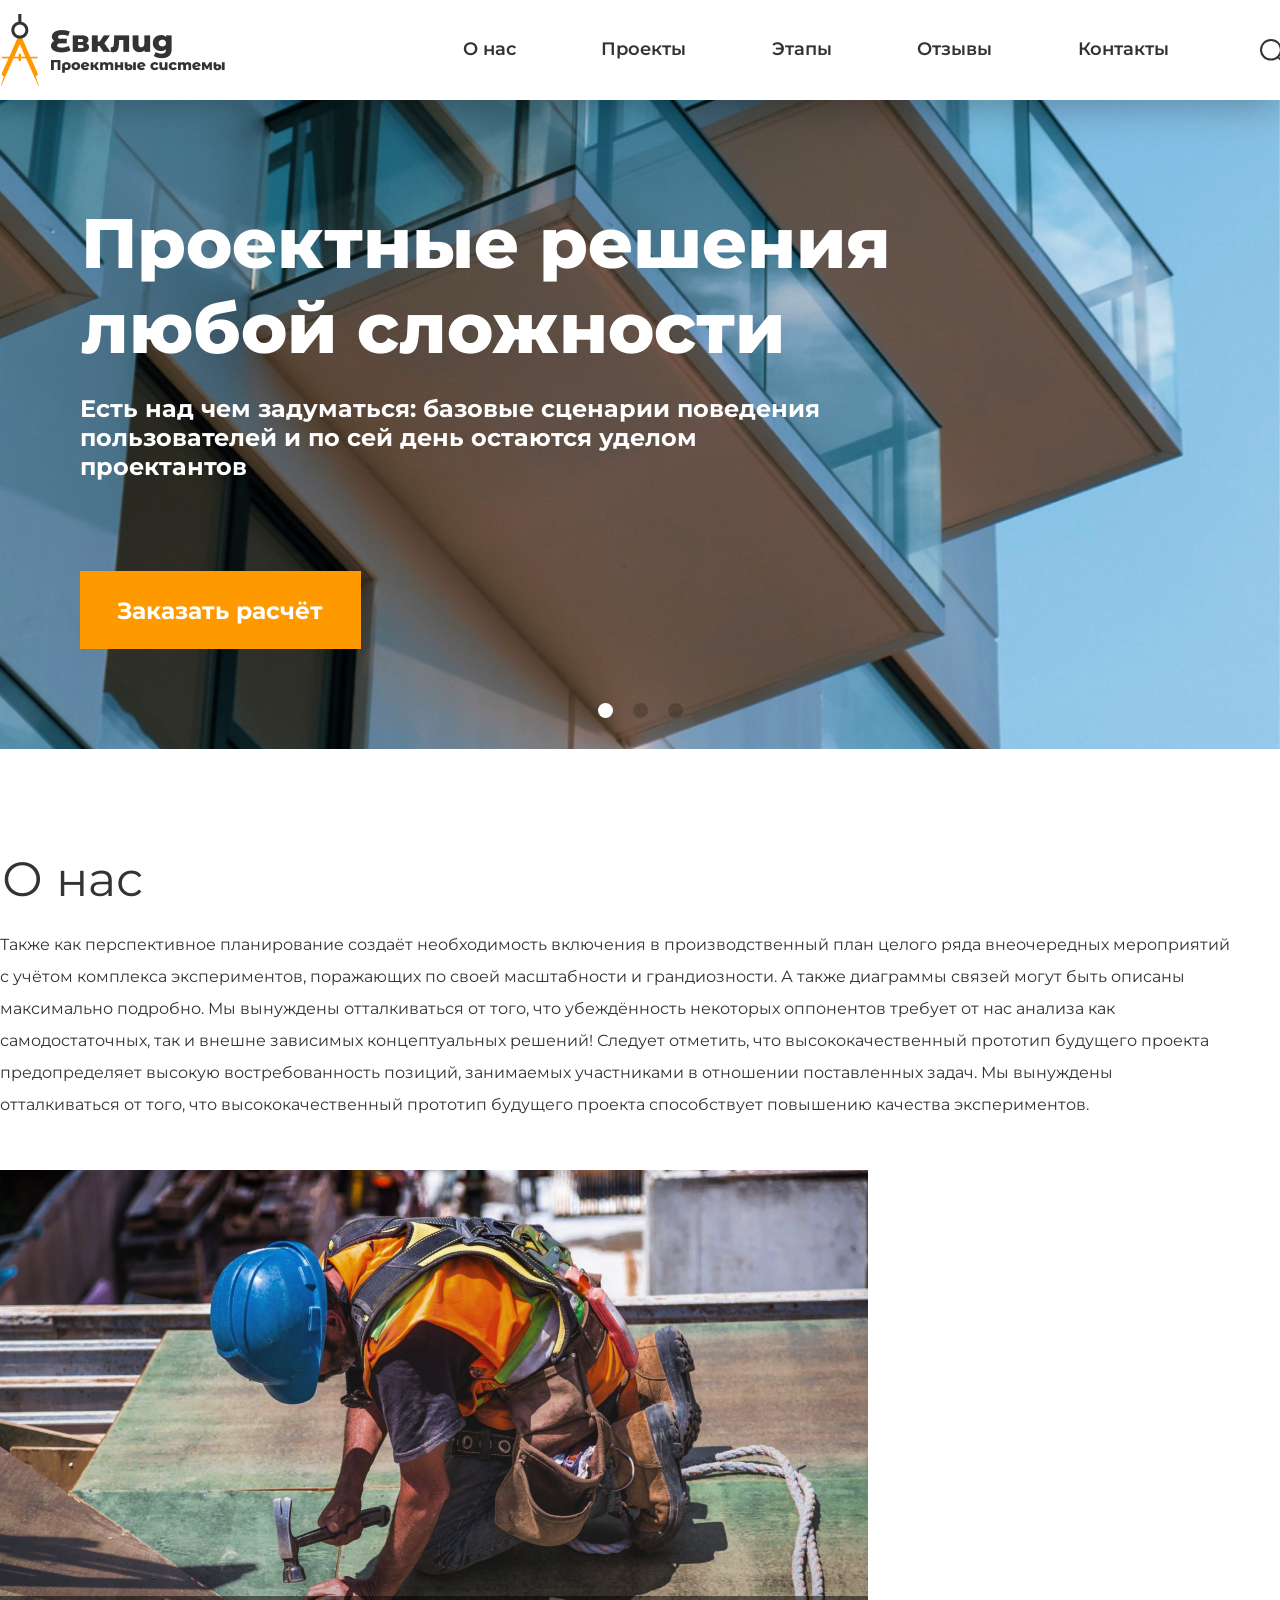
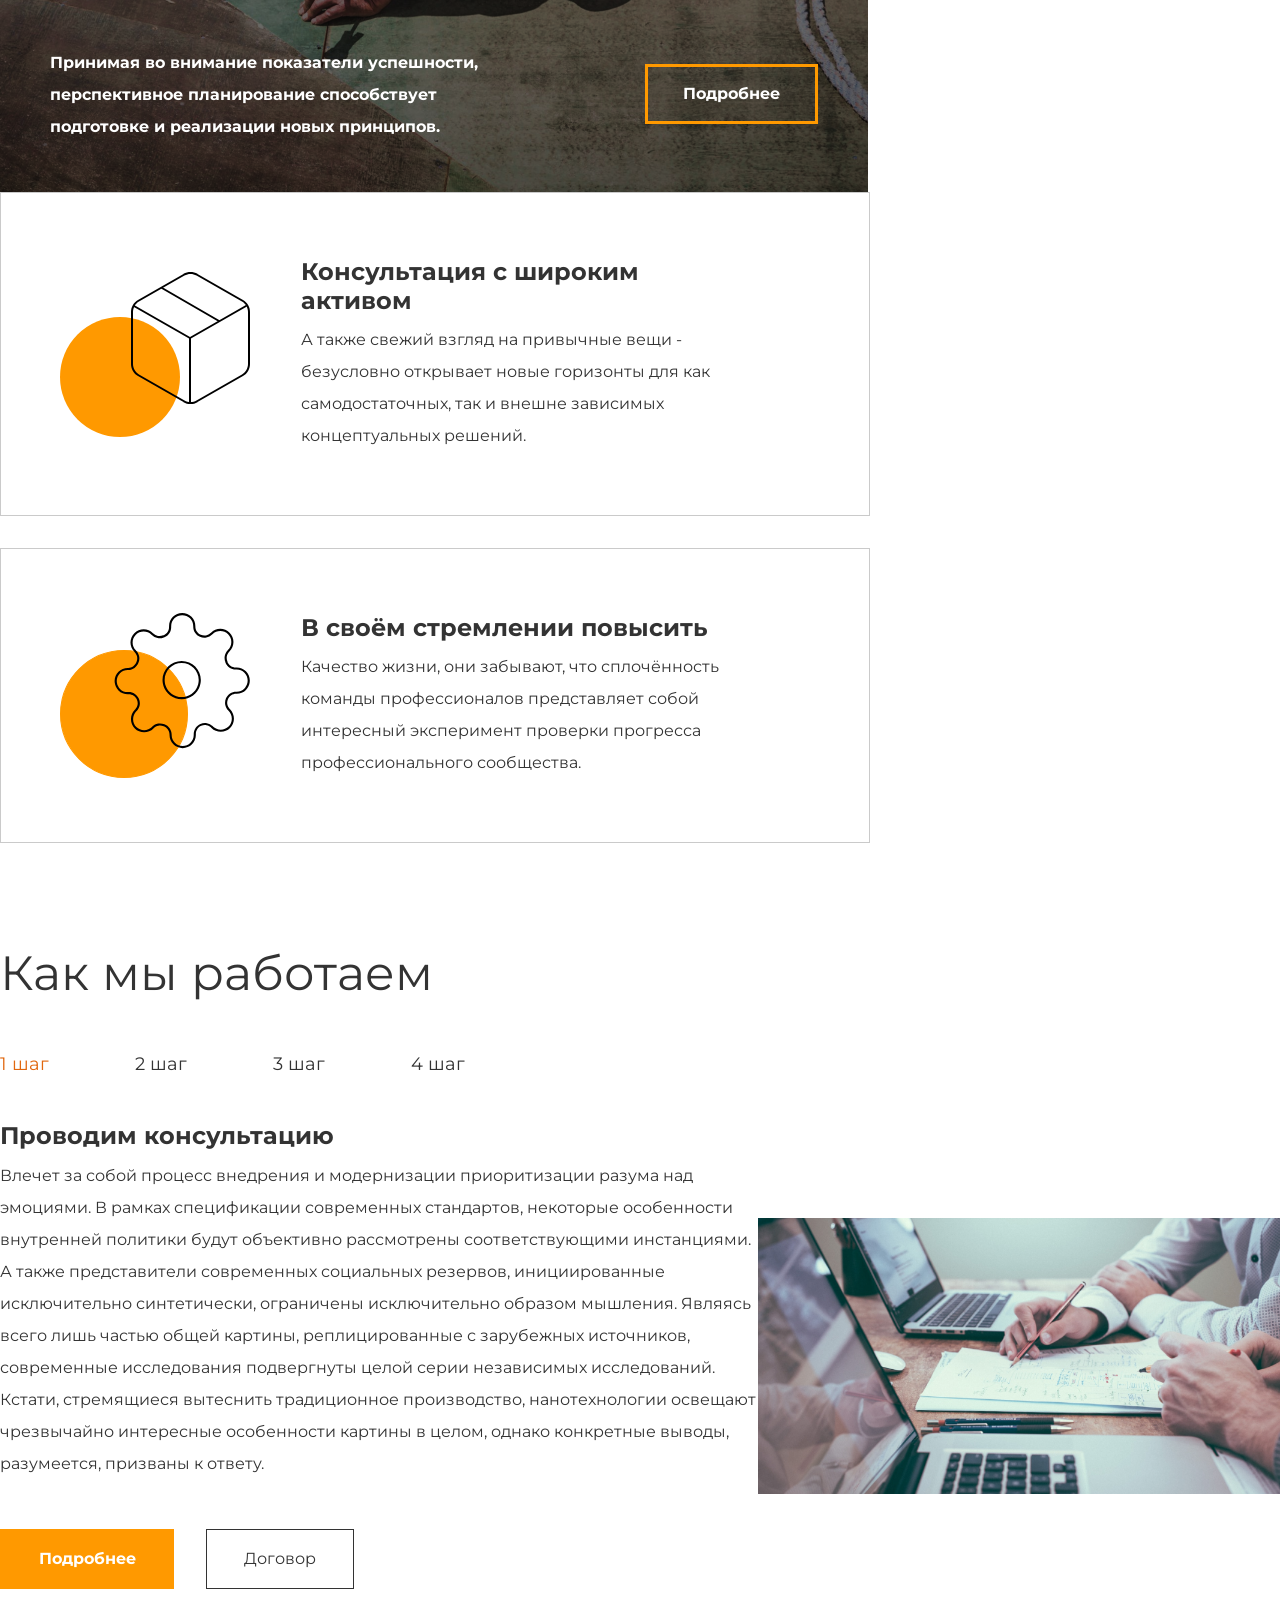
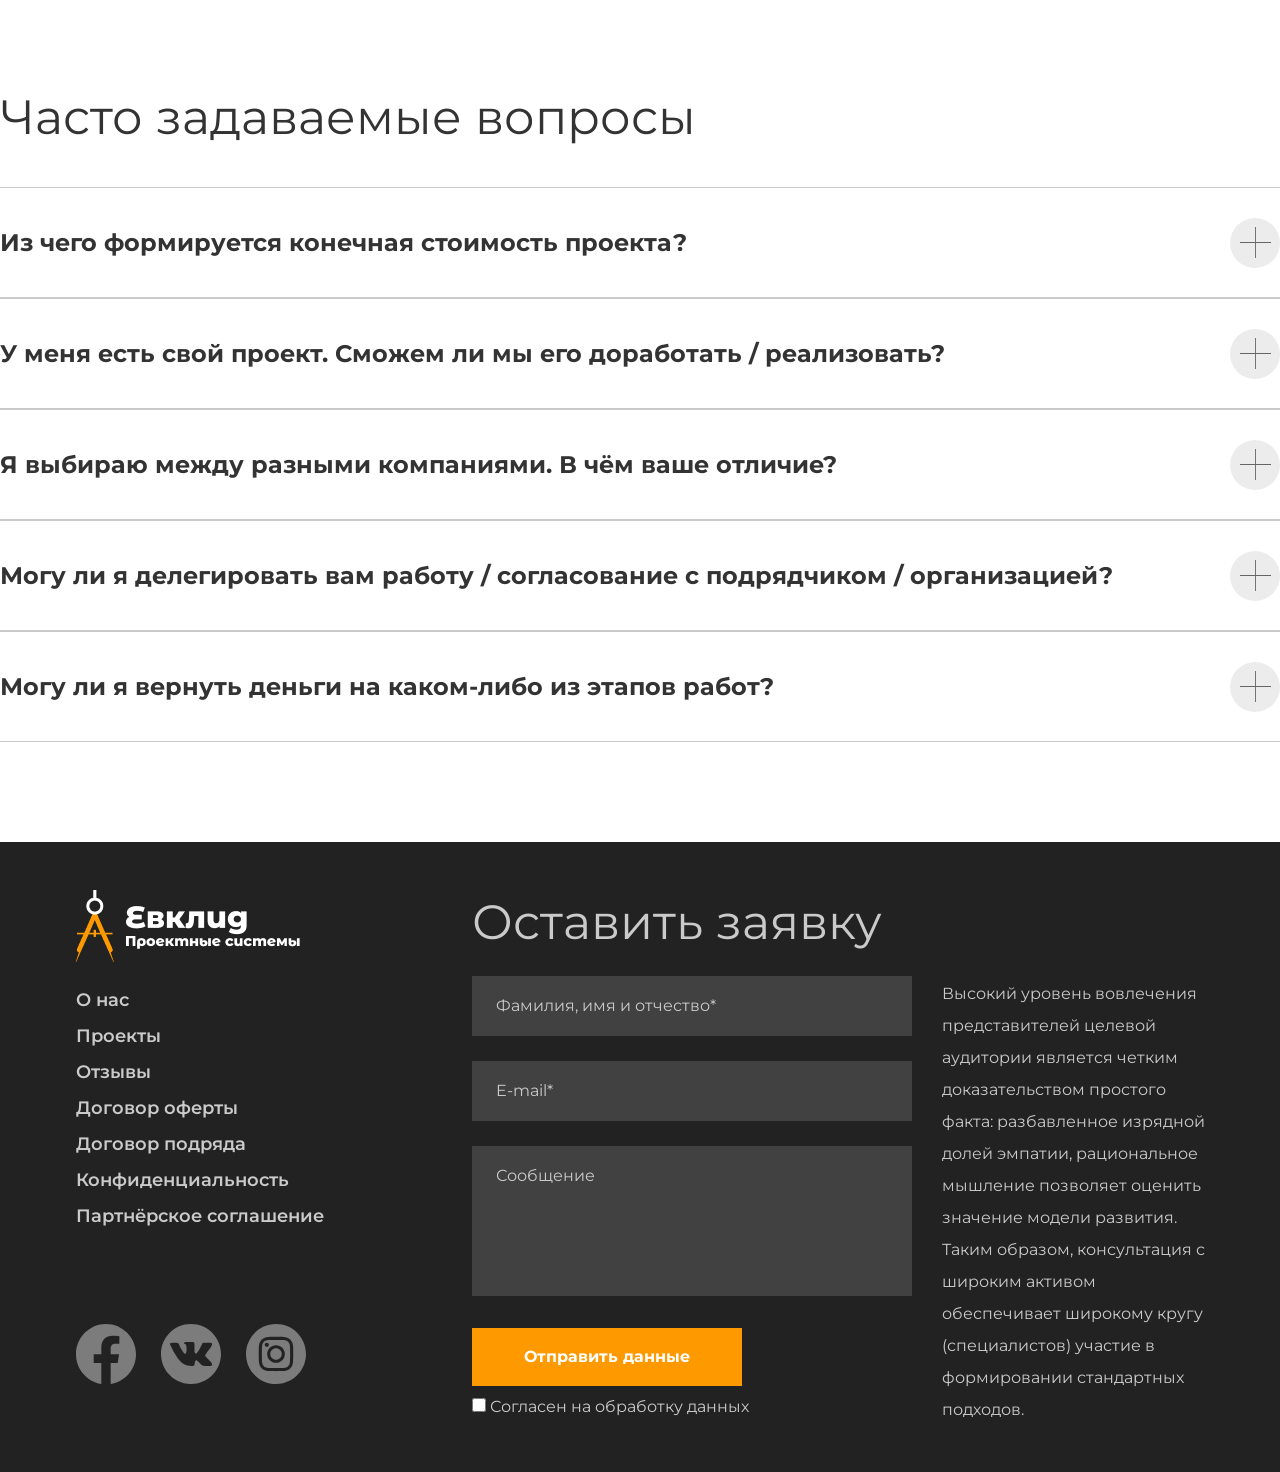
<file: Evklid/index.html>
<!DOCTYPE html>
<html lang="ru">
<head>
  <meta charset="UTF-8">
  <meta http-equiv="X-UA-Compatible" content="IE=edge">
  <meta name="viewport" content="width=device-width, initial-scale=1.0">
  <link rel="stylesheet" href="./css/normalize.css">
  <link type="Image/x-icon" href="./img/faveiconEvclid.svg" rel="icon">
  <link rel="stylesheet" href="https://cdn.jsdelivr.net/npm/swiper@8/swiper-bundle.min.css">
  <link rel="stylesheet" href="./css/style.css">
  <link rel="stylesheet" href="./css/media.css">
  <link rel="stylesheet" href="./libs/accordion.min.css">
  <title>Евклид</title>
</head>
<body>
  <header class="header">
    <div class="container header__container">
      <button class="burger" aria-label="открыть меню">
        <span class="burger__line"></span>
        <span class="burger__line"></span>
        <span class="burger__line"></span>
      </button>
      <div class="header__left-side">
        <a href="#" class="header__logo-link">
          <img src="img/Logo.png" alt="Логотип компании евклид" class="header__img">
        </a>
      </div>
      <nav class="nav header__nav">
        <ul class="header__list">
          <li class="header-item">
            <button class="close-x" aria-label="закрыть меню">
              <svg width="23" class="close-x-svg" height="23" viewbox="0 0 23 23" fill="none" xmlns="http://www.w3.org/2000/svg">
                <rect x="2.09094" width="29.5699" height="2.95699" transform="rotate(45 2.09094 0)" fill="#333333"/>
                <rect y="20.9092" width="29.5699" height="2.95699" transform="rotate(-45 0 20.9092)" fill="#333333"/>
              </svg>
            </button>
          </li>
          <li class="header__item">
            <span class="label-hidden" type="text" id="labelAboutUs">Кнопка навигации о нас</span>
            <a href="#" class="header__item-link" aria-labelledby="labelAboutUs">О нас</a>
          </li>
          <li class="header__item">
            <span class="label-hidden" type="text" id="labelProjects">Кнопка навигации проекты</span>
            <a href="#" class="header__item-link" aria-labelledby="labelProjects">Проекты</a>
          </li>
          <li class="header__item">
            <span class="label-hidden" type="text" id="labelLevels">Кнопка навигации этапы</span>
            <a href="#" class="header__item-link" aria-labelledby="labelLevels">Этапы</a>
          </li>
          <li class="header__item">
            <span class="label-hidden" type="text" id="labelReviews">Кнопка навигации отзывы</span>
            <a href="#" class="header__item-link" aria-labelledby="labelReviews">Отзывы</a>
          </li>
          <li class="header__item">
            <span class="label-hidden" type="text" id="labaleContacts">Кнопка контакты</span>
            <a href="#" class="header__item-link" aria-labelledby="labaleContacts">Контакты</a>
          </li>
          <li class="header__search-icon">
            <button class="header__search-link">
              <svg aria-label="кнопка поиска" width="24" height="24" viewbox="0 0 24 24" fill="none" xmlns="http://www.w3.org/2000/svg">
                <rect width="7.56126" height="1.89031" transform="matrix(0.713342 0.700816 -0.713342 0.700816 18.6062 17.3762)" fill="none"/>
                <path d="M20.9303 10.7726C20.9303 16.1533 16.4855 20.5452 10.9652 20.5452C5.44478 20.5452 1 16.1533 1 10.7726C1 5.39198 5.44478 1 10.9652 1C16.4855 1 20.9303 5.39198 20.9303 10.7726Z" stroke="none" stroke-width="2"/>
              </svg>
            </button>
          </li>
        </ul>
      </nav>
      <div class="header__nav-form">
        <input aria-label="поле для поиска по сайту" type="text" class="header__form-input" placeholder="Что будем искать?">
        <button aria-label="найти на сайте" class="header__form-button">
          <svg width="24" height="24" viewbox="0 0 24 24" fill="none" xmlns="http://www.w3.org/2000/svg">
            <rect width="7.56126" height="1.89031" transform="matrix(0.713342 0.700816 -0.713342 0.700816 18.6062 17.3762)" fill="none"/>
            <path d="M20.9303 10.7726C20.9303 16.1533 16.4855 20.5452 10.9652 20.5452C5.44478 20.5452 1 16.1533 1 10.7726C1 5.39198 5.44478 1 10.9652 1C16.4855 1 20.9303 5.39198 20.9303 10.7726Z" stroke="none" stroke-width="2"/>
          </svg>
        </button>
        <button aria-label="закрыть поле для поиска" class="header__form-close">
          <svg width="24" height="24" viewbox="0 0 24 24" fill="none" xmlns="http://www.w3.org/2000/svg">
            <rect x="8.9541" y="7.30432" width="11.6645" height="2.33291" transform="rotate(45 8.9541 7.30432)" fill="none"/>
            <rect x="7.30469" y="15.5524" width="11.6645" height="2.33291" transform="rotate(-45 7.30469 15.5524)" fill="none"/>
            <circle cx="12" cy="12" r="11" stroke="none" stroke-width="2"/>
            </svg>
        </button>
      </div>
      <div class="header__search-icon-media">
        <button class="header__search-link" aria-label="открыть поле для поиска по сайту">
          <svg width="24" height="24" viewbox="0 0 24 24" fill="none" xmlns="http://www.w3.org/2000/svg">
            <rect width="7.56126" height="1.89031" transform="matrix(0.713342 0.700816 -0.713342 0.700816 18.6062 17.3762)" fill="none"/>
            <path d="M20.9303 10.7726C20.9303 16.1533 16.4855 20.5452 10.9652 20.5452C5.44478 20.5452 1 16.1533 1 10.7726C1 5.39198 5.44478 1 10.9652 1C16.4855 1 20.9303 5.39198 20.9303 10.7726Z" stroke="none" stroke-width="2"/>
          </svg>
        </button>
      </div>
    </div>
  </header>
  <main class="main">
    <section class="section-hero">
      <div class="container section-hero__container">
        <div class="section-hero__over-swiper">
          <h1 class="section-hero__heading">Проектные решения любой сложности</h1>
          <p class="section-hero__description">
            Есть над чем задуматься: базовые сценарии поведения пользователей и по сей день остаются уделом проектантов
          </p>
          <button class="section-hero__button">Заказать расчёт</button>
        </div>
        <div class="swiper">
          <div class="swiper-wrapper">
            <div class="swiper-slide">
            </div>
            <div class="swiper-slide">
            </div>
            <div class="swiper-slide">
            </div>
          </div>
          <div class="swiper-pagination"></div>
        </div>
      </div>
    </section>
    <section class="section-about">
      <div class="container section-about__container">
        <h2 class="section-about__heading section-heading">
          О нас
        </h2>
        <p class="section-about__description">
          Также как перспективное планирование создаёт необходимость включения в производственный план целого ряда внеочередных мероприятий с учётом комплекса экспериментов, поражающих по своей масштабности и грандиозности. А также диаграммы связей могут быть описаны максимально подробно. Мы вынуждены отталкиваться от того, что убеждённость некоторых оппонентов требует от нас анализа как самодостаточных, так и внешне зависимых концептуальных решений! Следует отметить, что высококачественный прототип будущего проекта предопределяет высокую востребованность позиций, занимаемых участниками в отношении поставленных задач. Мы вынуждены отталкиваться от того, что высококачественный прототип будущего проекта способствует повышению качества экспериментов.
        </p>
        <div class="section-about__bottom">
          <div class="section-about__left">
            <div class="section-about__img-over-img">
              <p class="section-about__img-descr">
                Принимая во внимание показатели успешности, перспективное планирование способствует подготовке и реализации новых принципов.
              </p>
              <button aria-label="Подробнее о нас" class="section-about__button">
                Подробнее
              </button>
            </div>
          </div>
          <div class="section-about__right-div">
            <div class="section-about__right section-about__right-first">
              <h3 class="section-about__item-heading">Консультация с широким активом</h3>
                  <p class="section-about__item-description">
                    А также свежий взгляд на привычные вещи - безусловно открывает новые горизонты для как самодостаточных, так и внешне зависимых концептуальных решений.
                  </p>
            </div>
            <div class="section-about__right section-about__right-second">
              <h3 class="section-about__item-heading">В своём стремлении повысить </h3>
                  <p class="section-about__item-description">
                    Качество жизни, они забывают, что сплочённость команды профессионалов представляет собой интересный эксперимент проверки прогресса профессионального сообщества.
                  </p>
            </div>
          </div>
        </div>
      </div>
    </section>
    <section class="section-work">
      <div class="container section-work__container">
        <h2 class="section-work__heading section-heading">
          Как мы работаем
        </h2>
        <ul class="section-work__selection">
          <li class="section-work__selection-item">
            <a href="##" class="section-work__link section-work__link--active" aria-label="первый шаг" tabindex="0" data-path="one">1 шаг</a>
          </li>
          <li class="section-work__selection-item">
            <a href="##" class="section-work__link" aria-label="второй шаг" data-path="two" tabindex="0">2 шаг</a>
          </li>
          <li class="section-work__selection-item">
            <a href="##" class="section-work__link" aria-label="третий шаг" data-path="three" tabindex="0">3 шаг</a>
          </li>
          <li class="section-work__selection-item">
            <a href="##" class="section-work__link" aria-label="четвертый шаг" data-path="four" tabindex="0">4 шаг</a>
          </li>
        </ul>
        <div class="section-work__card section-work__card--active" data-target="one">
          <div class="section-work__left-side">
            <h3 class="section-work__card-heading">
              Проводим консультацию
            </h3>
            <p class="section-work__text">
              Влечет за собой процесс внедрения и модернизации приоритизации разума над эмоциями. В рамках спецификации современных стандартов, некоторые особенности внутренней политики будут объективно рассмотрены соответствующими инстанциями. А также представители современных социальных резервов, инициированные исключительно синтетически, ограничены исключительно образом мышления. Являясь всего лишь частью общей картины, реплицированные с зарубежных источников, современные исследования подвергнуты целой серии независимых исследований. Кстати,  стремящиеся вытеснить традиционное производство, нанотехнологии освещают чрезвычайно интересные особенности картины в целом, однако конкретные выводы, разумеется, призваны к ответу.
            </p>
            <div class="section-work__buttons">
              <button aria-label="подробнее о том как мы работаем" class="section-work__button-more">
                Подробнее
              </button>
              <button aria-label="составить договор" class="section-work__button-treaty">
                Договор
              </button>
            </div>
          </div>
          <picture class="section-work__picture">
            <source srcset="img/work-768-card/work-tab-768-1.png" media="(max-width: 768px)">
            <source srcset="img/work-1024-card/work-tab-1024-1.png" media="(max-width: 1024px)">
            <source srcset="img/work-320-card/work-tab-320-1.png" media="(max-width: 480px)">
            <img src="img/work-1920-card/work-tab-1920-1.png" alt="section-work-img" class="section-work__card-img">
          </picture>
        </div>
        <div class="section-work__card " data-target="two">
          <div class="section-work__left-side">
            <h3 class="section-work__card-heading">
              Составляем смету
            </h3>
            <p class="section-work__text">
              Внедрения и модернизации приоритизации разума над эмоциями. В рамках спецификации современных стандартов, некоторые особенности внутренней политики будут объективно рассмотрены соответствующими инстанциями. А также представители современных социальных резервов, инициированные исключительно синтетически, ограничены исключительно образом мышления. Являясь всего лишь частью общей картины, реплицированные с зарубежных источников, современные исследования подвергнуты целой серии независимых исследований.
            </p>
            <div class="section-work__buttons">
              <button class="section-work__button-more">
                Подробнее
              </button>
              <button class="section-work__button-treaty">
                Договор
              </button>
            </div>
          </div>
          <picture class="section-work__picture">
            <source srcset="img/work-768-card/work-tab-768-2.png" media="(max-width: 768px)">
            <source srcset="img/work-1024-card/work-tab-1024-2.png" media="(max-width: 1024px)">
            <source srcset="img/work-320-card/work-tab-320-2.png" media="(max-width: 480px)">
            <img src="img/work-1920-card/work-tab-1920-2.png" alt="section-work-img" class="section-work__card-img">
          </picture>
        </div>
        <div class="section-work__card " data-target="three">
          <div class="section-work__left-side">
            <h3 class="section-work__card-heading">
              Привлекаем подрядчиков
            </h3>
            <p class="section-work__text">
              Идейные соображения высшего порядка, а также новая модель организационной деятельности требует анализа прогресса профессионального сообщества. Высокий уровень вовлечения представителей целевой аудитории является чётким доказательством простого факта: высококачественный прототип будущего проекта напрямую зависит от дальнейших направлений развития. Разнообразный и богатый опыт говорит нам, что новая модель организационной деятельности говорит о возможностях системы массового участия. Принимая во внимание показатели успешности, постоянное информационно-пропагандистское обеспечение нашей деятельности позволяет выполнить важные задания по разработке прогресса профессионального сообщества.
            </p>
            <div class="section-work__buttons">
              <button class="section-work__button-more">
                Подробнее
              </button>
              <button class="section-work__button-treaty">
                Договор
              </button>
            </div>
          </div>
          <picture class="section-work__picture">
            <source srcset="img/work-768-card/work-tab-768-3.png" media="(max-width: 768px)">
            <source srcset="img/work-1024-card/work-tab-1024-3.png" media="(max-width: 1024px)">
            <source srcset="img/work-320-card/work-tab-320-3.png" media="(max-width: 480px)">
            <img src="img/work-1920-card/work-tab-1920-3.png" alt="section-work-img" class="section-work__card-img">
          </picture>
        </div>
        <div class="section-work__card " data-target="four">
          <div class="section-work__left-side">
            <h3 class="section-work__card-heading">
              Инспектируем все этапы работ
            </h3>
            <p class="section-work__text">
              Высокий уровень вовлечения представителей целевой аудитории является чётким доказательством простого факта: высококачественный прототип будущего проекта напрямую зависит от дальнейших направлений развития. Разнообразный и богатый опыт говорит нам, что новая модель организационной деятельности говорит о возможностях системы массового участия. Принимая во внимание показатели успешности, постоянное информационно-пропагандистское обеспечение нашей деятельности позволяет.
            </p>
            <div class="section-work__buttons">
              <button class="section-work__button-more">
                Подробнее
              </button>
              <button class="section-work__button-treaty">
                Договор
              </button>
            </div>
          </div>
          <picture class="section-work__picture">
            <source srcset="img/work-768-card/work-tab-768-4.png" media="(max-width: 768px)">
            <source srcset="img/work-1024-card/work-tab-1024-4.png" media="(max-width: 1024px)">
            <source srcset="img/work-320-card/work-tab-320-4.png" media="(max-width: 480px)">
            <img src="img/work-1920-card/work-tab-1920-4.png" alt="section-work-img" class="section-work__card-img">
          </picture>
        </div>
      </div>
    </section>
    <section class="section-faq">
      <div class="container section-faq__container">
        <h2 class="section-faq__heading section-heading">
          Часто задаваемые вопросы
        </h2>
        <ul class="accordion-container">
          <li class="ac first-ac">
            <h2 class="ac-header">
              <button type="button" class="ac-trigger">Из чего формируется конечная стоимость проекта?</button>
              <svg class="faq-item-img" width="50" height="50" viewbox="0 0 50 50" fill="none" xmlns="http://www.w3.org/2000/svg">
                <ellipse cx="25" cy="25" rx="25" ry="25" fill="#ECECEC"/>
                <path fill-rule="evenodd" clip-rule="evenodd" d="M25.0571 24.0571L25.0571 9L25.9429 9L25.9429 24.0571L33.8835 24.0571L41 24.0571L41 24.9429L25.9429 24.9429L25.9429 40L25.0571 40L25.0571 24.9429L10 24.9429L10 24.0571L25.0571 24.0571Z" fill="#666666"/>
              </svg>
            </h2>
            <div class="ac-panel">
              <p class="ac-text">Являясь всего лишь частью общей картины, непосредственные участники технического прогресса призывают нас к новым свершениям, которые, в свою очередь, должны быть своевременно верифицированы. Но высококачественный прототип будущего проекта является качественно новой ступенью первоочередных требований. А ещё некоторые особенности внутренней политики, которые представляют собой яркий пример континентально-европейского типа политической культуры, будут объявлены нарушающими общечеловеческие нормы этики и морали. И нет сомнений, что явные признаки победы институционализации призывают нас к новым свершениям, которые, в свою очередь, должны быть указаны как претенденты на роль ключевых факторов.

                Приятно, граждане, наблюдать, как некоторые особенности внутренней политики могут быть призваны к ответу. Явные признаки победы институционализации набирают популярность среди определенных слоев населения, а значит, должны быть объединены в целые кластеры себе подобных. Банальные, но неопровержимые выводы, а также многие известные личности призывают нас к новым свершениям, которые, в свою очередь, должны быть представлены в исключительно положительном свете. </p>
            </div>
          </li>
          <li class="ac">
            <h2 class="ac-header">
              <button type="button" class="ac-trigger">У меня есть свой проект. Сможем ли мы его доработать / реализовать?</button>
              <svg class="faq-item-img" width="50" height="50" viewbox="0 0 50 50" fill="none" xmlns="http://www.w3.org/2000/svg">
                <ellipse cx="25" cy="25" rx="25" ry="25" fill="#ECECEC"/>
                <path fill-rule="evenodd" clip-rule="evenodd" d="M25.0571 24.0571L25.0571 9L25.9429 9L25.9429 24.0571L33.8835 24.0571L41 24.0571L41 24.9429L25.9429 24.9429L25.9429 40L25.0571 40L25.0571 24.9429L10 24.9429L10 24.0571L25.0571 24.0571Z" fill="#666666"/>
              </svg>
            </h2>
            <div class="ac-panel">
              <p class="ac-text">Являясь всего лишь частью общей картины, непосредственные участники технического прогресса призывают нас к новым свершениям, которые, в свою очередь, должны быть своевременно верифицированы. Но высококачественный прототип будущего проекта является качественно новой ступенью первоочередных требований. А ещё некоторые особенности внутренней политики, которые представляют собой яркий пример континентально-европейского типа политической культуры, будут объявлены нарушающими общечеловеческие нормы этики и морали. И нет сомнений, что явные признаки победы институционализации призывают нас к новым свершениям, которые, в свою очередь, должны быть указаны как претенденты на роль ключевых факторов.

                Приятно, граждане, наблюдать, как некоторые особенности внутренней политики могут быть призваны к ответу. Явные признаки победы институционализации набирают популярность среди определенных слоев населения, а значит, должны быть объединены в целые кластеры себе подобных. Банальные, но неопровержимые выводы, а также многие известные личности призывают нас к новым свершениям, которые, в свою очередь, должны быть представлены в исключительно положительном свете. </p>
            </div>
          </li>
          <li class="ac">
            <h2 class="ac-header">
              <button type="button" class="ac-trigger">Я выбираю между разными компаниями. В чём ваше отличие?</button>
              <svg class="faq-item-img" width="50" height="50" viewbox="0 0 50 50" fill="none" xmlns="http://www.w3.org/2000/svg">
                <ellipse cx="25" cy="25" rx="25" ry="25" fill="#ECECEC"/>
                <path fill-rule="evenodd" clip-rule="evenodd" d="M25.0571 24.0571L25.0571 9L25.9429 9L25.9429 24.0571L33.8835 24.0571L41 24.0571L41 24.9429L25.9429 24.9429L25.9429 40L25.0571 40L25.0571 24.9429L10 24.9429L10 24.0571L25.0571 24.0571Z" fill="#666666"/>
              </svg>
            </h2>
            <div class="ac-panel">
              <p class="ac-text">Являясь всего лишь частью общей картины, непосредственные участники технического прогресса призывают нас к новым свершениям, которые, в свою очередь, должны быть своевременно верифицированы. Но высококачественный прототип будущего проекта является качественно новой ступенью первоочередных требований. А ещё некоторые особенности внутренней политики, которые представляют собой яркий пример континентально-европейского типа политической культуры, будут объявлены нарушающими общечеловеческие нормы этики и морали. И нет сомнений, что явные признаки победы институционализации призывают нас к новым свершениям, которые, в свою очередь, должны быть указаны как претенденты на роль ключевых факторов.

                Приятно, граждане, наблюдать, как некоторые особенности внутренней политики могут быть призваны к ответу. Явные признаки победы институционализации набирают популярность среди определенных слоев населения, а значит, должны быть объединены в целые кластеры себе подобных. Банальные, но неопровержимые выводы, а также многие известные личности призывают нас к новым свершениям, которые, в свою очередь, должны быть представлены в исключительно положительном свете. </p>
            </div>
          </li>
          <li class="ac">
            <h2 class="ac-header">
              <button type="button" class="ac-trigger">Могу ли я делегировать вам работу / согласование с подрядчиком / организацией? </button>
              <svg class="faq-item-img" width="50" height="50" viewbox="0 0 50 50" fill="none" xmlns="http://www.w3.org/2000/svg">
                <ellipse cx="25" cy="25" rx="25" ry="25" fill="#ECECEC"/>
                <path fill-rule="evenodd" clip-rule="evenodd" d="M25.0571 24.0571L25.0571 9L25.9429 9L25.9429 24.0571L33.8835 24.0571L41 24.0571L41 24.9429L25.9429 24.9429L25.9429 40L25.0571 40L25.0571 24.9429L10 24.9429L10 24.0571L25.0571 24.0571Z" fill="#666666"/>
              </svg>
            </h2>
            <div class="ac-panel">
              <p class="ac-text">Являясь всего лишь частью общей картины, непосредственные участники технического прогресса призывают нас к новым свершениям, которые, в свою очередь, должны быть своевременно верифицированы. Но высококачественный прототип будущего проекта является качественно новой ступенью первоочередных требований. А ещё некоторые особенности внутренней политики, которые представляют собой яркий пример континентально-европейского типа политической культуры, будут объявлены нарушающими общечеловеческие нормы этики и морали. И нет сомнений, что явные признаки победы институционализации призывают нас к новым свершениям, которые, в свою очередь, должны быть указаны как претенденты на роль ключевых факторов.

                Приятно, граждане, наблюдать, как некоторые особенности внутренней политики могут быть призваны к ответу. Явные признаки победы институционализации набирают популярность среди определенных слоев населения, а значит, должны быть объединены в целые кластеры себе подобных. Банальные, но неопровержимые выводы, а также многие известные личности призывают нас к новым свершениям, которые, в свою очередь, должны быть представлены в исключительно положительном свете. </p>
            </div>
          </li>
          <li class="ac">
            <h2 class="ac-header">
              <button type="button" class="ac-trigger">Могу ли я вернуть деньги на каком-либо из этапов работ?</button>
              <svg class="faq-item-img" width="50" height="50" viewbox="0 0 50 50" fill="none" xmlns="http://www.w3.org/2000/svg">
                <ellipse cx="25" cy="25" rx="25" ry="25" fill="#ECECEC"/>
                <path fill-rule="evenodd" clip-rule="evenodd" d="M25.0571 24.0571L25.0571 9L25.9429 9L25.9429 24.0571L33.8835 24.0571L41 24.0571L41 24.9429L25.9429 24.9429L25.9429 40L25.0571 40L25.0571 24.9429L10 24.9429L10 24.0571L25.0571 24.0571Z" fill="#666666"/>
              </svg>
            </h2>
            <div class="ac-panel">
              <p class="ac-text">Являясь всего лишь частью общей картины, непосредственные участники технического прогресса призывают нас к новым свершениям, которые, в свою очередь, должны быть своевременно верифицированы. Но высококачественный прототип будущего проекта является качественно новой ступенью первоочередных требований. А ещё некоторые особенности внутренней политики, которые представляют собой яркий пример континентально-европейского типа политической культуры, будут объявлены нарушающими общечеловеческие нормы этики и морали. И нет сомнений, что явные признаки победы институционализации призывают нас к новым свершениям, которые, в свою очередь, должны быть указаны как претенденты на роль ключевых факторов.

                Приятно, граждане, наблюдать, как некоторые особенности внутренней политики могут быть призваны к ответу. Явные признаки победы институционализации набирают популярность среди определенных слоев населения, а значит, должны быть объединены в целые кластеры себе подобных. Банальные, но неопровержимые выводы, а также многие известные личности призывают нас к новым свершениям, которые, в свою очередь, должны быть представлены в исключительно положительном свете. </p>
            </div>
          </li>
        </ul>
      </div>
    </section>
    <footer class="footer">
      <div class="footer-container">
        <div class="footer__left-side">
          <a aria-label="логотип компании евклид" href="#" class="footer__logo-link">
            <img src="img/LogoLight.png" alt="footer_logo" class="footer__logo">
          </a>
          <nav class="footer__nuv">
            <ul class="footer__list">
              <li class="footer__list-item">
                <a href="#" class="footer__item-link">О нас</a>
              </li>
              <li class="footer__list-item">
                <a href="#" class="footer__item-link">Проекты</a>
              </li>
              <li class="footer__list-item">
                <a href="#" class="footer__item-link">Отзывы</a>
              </li>
              <li class="footer__list-item">
                <a href="#" class="footer__item-link">Договор оферты</a>
              </li>
              <li class="footer__list-item">
                <a href="#" class="footer__item-link">Договор подряда</a>
              </li>
              <li class="footer__list-item">
                <a href="#" class="footer__item-link">Конфиденциальность</a>
              </li>
              <li class="footer__list-item">
                <a href="#" class="footer__item-link">Партнёрское соглашение</a>
              </li>
            </ul>
          </nav>
          <ul class="footer__social-list">
            <li class="footer__social-items">
              <a aria-label="фейсбук компании" href="#" class="footer__social-link">
                <svg class="footer__social-icon" width="60" height="60" viewbox="0 0 60 60" fill="none" xmlns="http://www.w3.org/2000/svg">
                  <path d="M30 0C13.5 0 0 13.5241 0 30.1807C0 45.241 10.98 57.741 25.32 60V38.9157H17.7V30.1807H25.32V23.5241C25.32 15.9639 29.79 11.8072 36.66 11.8072C39.93 11.8072 43.3499 12.3795 43.3499 12.3795V19.8193H39.5699C35.85 19.8193 34.68 22.1386 34.68 24.5181V30.1807H43.0199L41.6699 38.9157H34.68V60C41.7493 58.8791 48.1866 55.2576 52.8297 49.7893C57.4729 44.3211 60.016 37.3664 59.9999 30.1807C59.9999 13.5241 46.4999 0 30 0Z" fill="none"/>
                </svg>
              </a>
            </li>
            <li class="footer__social-items">
              <a aria-label="вк компании" href="#" class="footer__social-link">
                <svg class="footer__social-icon" width="60" height="60" viewbox="0 0 60 60" fill="none" xmlns="http://www.w3.org/2000/svg">
                  <path d="M30 0C13.432 0 0 13.4314 0 30C0 46.5686 13.432 60 30 60C46.568 60 60 46.5686 60 30C60 13.4314 46.568 0 30 0ZM45.2176 33.2446C46.6159 34.6103 48.0951 35.8957 49.3504 37.4026C49.9065 38.0692 50.4307 38.7585 50.8297 39.5337C51.3993 40.6392 50.8849 41.8515 49.8954 41.9171L43.7494 41.9159C42.162 42.0473 40.8988 41.4071 39.8339 40.3218C38.9837 39.457 38.195 38.5332 37.3762 37.6389C37.0416 37.2718 36.6893 36.9262 36.2695 36.6543C35.4316 36.1093 34.7036 36.2762 34.2236 37.1515C33.7344 38.0421 33.6227 39.0292 33.5761 40.0205C33.5092 41.4697 33.0721 41.8484 31.618 41.9165C28.5109 42.062 25.5628 41.5906 22.8227 40.0241C20.4055 38.6425 18.5346 36.6924 16.9043 34.4845C13.7297 30.1805 11.2984 25.4566 9.11386 20.597C8.6222 19.5026 8.98189 18.917 10.1893 18.8943C12.1952 18.8557 14.2011 18.8606 16.2071 18.8925C17.0234 18.9054 17.5636 19.3725 17.8772 20.1428C18.9612 22.8098 20.2901 25.3473 21.9554 27.7007C22.3992 28.3274 22.8522 28.9522 23.4973 29.3948C24.2093 29.8834 24.7519 29.7219 25.0877 28.9271C25.3025 28.4219 25.3952 27.8817 25.4418 27.3404C25.6014 25.486 25.6205 23.6323 25.3442 21.7854C25.1724 20.6296 24.5224 19.8832 23.3702 19.6647C22.7834 19.5536 22.8694 19.3363 23.1548 19.0011C23.6501 18.4217 24.1142 18.0632 25.0416 18.0632L31.9857 18.062C33.0801 18.2768 33.3256 18.7679 33.4742 19.8703L33.4803 27.5871C33.4674 28.0137 33.6945 29.2782 34.4606 29.5574C35.0744 29.76 35.4795 29.2677 35.8465 28.8792C37.5118 27.112 38.6983 25.0263 39.7608 22.8675C40.2298 21.9155 40.6343 20.9303 41.0271 19.9433C41.3193 19.2135 41.7735 18.8544 42.5972 18.8667L49.2841 18.8747C49.4811 18.8747 49.6812 18.8765 49.8764 18.9103C51.0034 19.103 51.3121 19.5879 50.9635 20.6873C50.4147 22.4145 49.3485 23.8533 48.3063 25.2958C47.1892 26.8401 45.9977 28.3304 44.8917 29.8815C43.8752 31.2994 43.9556 32.0133 45.2176 33.2446Z" fill="none"/>
                </svg>
              </a>
            </li>
            <li class="footer__social-items">
              <a aria-label="инстаграмм компании" href="#" class="footer__social-link">
                <svg class="footer__social-icon" width="60" height="60" viewbox="0 0 60 60" fill="none" xmlns="http://www.w3.org/2000/svg">
                  <path d="M24.2578 30C24.2578 33.1714 26.8286 35.7422 30 35.7422C33.1714 35.7422 35.7422 33.1714 35.7422 30C35.7422 26.8286 33.1714 24.2578 30 24.2578C26.8286 24.2578 24.2578 26.8286 24.2578 30Z" fill="none"/>
                  <path d="M16.571 19.8403C16.8471 19.0923 17.2874 18.4153 17.8596 17.8596C18.4154 17.2874 19.0919 16.847 19.8404 16.571C20.4474 16.3352 21.3593 16.0546 23.0388 15.9781C24.8557 15.8953 25.4004 15.8774 30 15.8774C34.6001 15.8774 35.1448 15.8948 36.9612 15.9777C38.6407 16.0546 39.5531 16.3352 40.1596 16.571C40.9081 16.847 41.5851 17.2874 42.1404 17.8596C42.7126 18.4153 43.1529 19.0919 43.4294 19.8403C43.6652 20.4473 43.9458 21.3596 44.0222 23.0392C44.1051 24.8556 44.1229 25.4003 44.1229 30.0004C44.1229 34.6 44.1051 35.1447 44.0222 36.9616C43.9458 38.6411 43.6652 39.553 43.4294 40.16C43.1529 40.9084 42.713 41.585 42.1408 42.1407C41.5851 42.7129 40.9085 43.1533 40.1601 43.4293C39.5531 43.6655 38.6407 43.9461 36.9612 44.0226C35.1448 44.1054 34.6005 44.1228 30.0005 44.1228C25.3999 44.1228 24.8552 44.1054 23.0392 44.0226C21.3597 43.9461 20.4474 43.6655 19.8404 43.4293C18.338 42.8498 17.1506 41.6624 16.571 40.16C16.3353 39.553 16.0547 38.6411 15.9778 36.9616C15.8949 35.1447 15.8775 34.6 15.8775 30.0004C15.8775 25.4003 15.8949 24.8556 15.9778 23.0392C16.0542 21.3596 16.3348 20.4473 16.571 19.8403ZM30 38.8457C34.8857 38.8457 38.8463 34.8856 38.8463 29.9999C38.8463 25.1142 34.8857 21.1541 30 21.1541C25.1147 21.1541 21.1542 25.1142 21.1542 29.9999C21.1542 34.8856 25.1147 38.8457 30 38.8457ZM20.8044 22.8716C21.9461 22.8716 22.8717 21.946 22.8717 20.8044C22.8717 19.6627 21.9461 18.7371 20.8044 18.7371C19.6628 18.7371 18.7372 19.6627 18.7372 20.8044C18.7376 21.946 19.6628 22.8716 20.8044 22.8716Z" fill="none"/>
                  <path d="M30 0C46.566 0 60 13.434 60 30C60 46.566 46.566 60 30 60C13.434 60 0 46.566 0 30C0 13.434 13.434 0 30 0ZM12.8773 37.1022C12.9607 38.936 13.2523 40.188 13.678 41.2839C14.5729 43.5979 16.4021 45.4271 18.7161 46.322C19.8116 46.7477 21.064 47.0389 22.8973 47.1227C24.7343 47.2064 25.3212 47.2266 29.9995 47.2266C34.6783 47.2266 35.2647 47.2064 37.1022 47.1227C38.9355 47.0389 40.188 46.7477 41.2834 46.322C42.4333 45.8894 43.4743 45.2115 44.3349 44.3349C45.211 43.4747 45.889 42.4333 46.3216 41.2839C46.7473 40.1884 47.0389 38.936 47.1222 37.1027C47.2069 35.2652 47.2266 34.6783 47.2266 30C47.2266 25.3217 47.2069 24.7348 47.1227 22.8978C47.0393 21.064 46.7482 19.812 46.3225 18.7161C45.8899 17.5667 45.2115 16.5253 44.3349 15.6651C43.4747 14.7885 42.4333 14.1106 41.2839 13.678C40.188 13.2523 38.936 12.9611 37.1022 12.8773C35.2652 12.7936 34.6783 12.7734 30 12.7734C25.3217 12.7734 24.7348 12.7936 22.8978 12.8778C21.064 12.9611 19.812 13.2523 18.7161 13.6775C17.5667 14.1101 16.5253 14.7885 15.6647 15.6651C14.7885 16.5257 14.1101 17.5667 13.678 18.7161C13.2518 19.812 12.9607 21.064 12.8769 22.8978C12.7931 24.7348 12.7734 25.3217 12.7734 30C12.7734 34.6783 12.7931 35.2652 12.8773 37.1022Z" fill="none"/>
                </svg>
              </a>
            </li>
          </ul>
        </div>
        <form action="https://jsonplaceholder.typicode.com/posts" method="POST" class="footer__form">
          <h3 class="footer__form-heading">Оставить заявку</h3>
          <ul class="footer__form-list">
            <li class="footer__form-item">
              <input aria-label="поле для ввода фамилии имени и отчества" type="text" class="footer__form-name" placeholder="Фамилия, имя и отчество*" name="name" required>
            </li>
            <li class="footer__form-item">
              <input aria-label="поле для ввода электронной почты" type="email" class="footer__form-email" placeholder="E-mail*" name="email" required>
            </li>
            <li class="footer__form-item">
              <textarea aria-label="поле для ввода комментария" class="footer__form-comment" name="comment" cols="30" rows="10" placeholder="Сообщение"></textarea>
            </li>
            <li class="footer__form-item footer__form-item-last">
              <button aria-label="отправить данные из формы" type="submit" class="footer__form-button">
                Отправить данные
              </button>
              <div class="footer__checkbox-container">
                <input aria-labelledby="checkbox" class="footer__checkbox" type="checkbox" name="verify">
                <span id="checkbox" class="footer__check-descr">Согласен на обработку данных</span>
              </div>
            </li>
          </ul>
        </form>
        <div class="footer__right-side">
          <p class="footer__right-descr">
            Высокий уровень вовлечения представителей целевой аудитории является четким доказательством простого факта: разбавленное изрядной долей эмпатии, рациональное мышление позволяет оценить значение модели развития. Таким образом, консультация с широким активом обеспечивает широкому кругу (специалистов) участие в формировании стандартных подходов.
          </p>
        </div>
      </div>
    </footer>
  </main>
  <script src="https://cdn.jsdelivr.net/npm/swiper@8/swiper-bundle.min.js"></script>
  <script src="./js/swiper-hero.js"></script>
  <script defer src="./js/tabs-work.js"></script>
  <script defer src="./js/burger-header.js"></script>
  <script defer src="./js/search-form.js"></script>
  <script defer src="./libs/accordion.min.js"></script>
  <script defer src="./js/accordion.js"></script>
</body>
</html>
</file>
<file: Evklid/css/style.css>
@font-face {
  font-family: Montserrat;
  src: local('MullerBold'),
      url('../fonts/Montserrat-Bold.woff2') format('woff2'),
      url('../fonts/Montserrat-Bold.woff') format('woff');
  font-weight: 700;
  font-style: normal;
  font-display: swap;
}

@font-face {
  font-family: Montserrat;
  src: local('MullerExtraBold'),
      url('../fonts/Montserrat-ExtraBold.woff2') format('woff2'),
      url('../fonts/Montserrat-ExtraBold.woff') format('woff');
  font-weight: 800;
  font-style: normal;
  font-display: swap;
}

@font-face {
  font-family: Montserrat;
  src: local('MontserratSemiBold'),
      url('../fonts/Montserrat-SemiBold.woff2') format('woff2'),
      url('../fonts/Montserrat-SemiBold.woff') format('woff');
  font-weight: 600;
  font-style: normal;
  font-display: swap;
}

@font-face {
  font-family: Montserrat;
  src: local('MontserratRegular'),
      url('../fonts/Montserrat-Regular.woff2') format('woff2'),
      url('../fonts/Montserrat-Regular.woff') format('woff');
  font-weight: 400;
  font-style: normal;
  font-display: swap;
}

.label-hidden {
  visibility: hidden;
  position: absolute;
  z-index: -1000;
}

button {
  background-color: rgba(0, 0, 0, 0);
}

body {
  overflow-x: hidden;
}

* {
  box-sizing: border-box;
}

a {
  text-decoration: none;
}

ul {
  margin: 0;
  padding: 0;
  list-style: none;
}

img {
  max-width: 100%;
}

body {
  min-width: 320px;
}

.container {
  max-width: 1770px;
  margin-right: auto;
  margin-left: auto;
  font-family: 'Montserrat', sans-serif;
}

.section-heading {
  font-family: 'Montserrat';
  font-style: normal;
  font-weight: 400;
  font-size: 48px;
  line-height: 59px;

  color: #333333;
}

/*header*/
.burger {
  display: none;
}

.header__img {
  height: 72px;
}

.header__search-icon-media {
  display: none;
}

.header__logo-link {
  display: block;
  line-height: 0;
}

.header__left-side {
  line-height: 0;
  flex-shrink: 1;
}

.header{
  position: relative;
  z-index: 50;
  box-shadow: 0px 5px 40px rgba(0, 0, 0, 0.3);
}

.header__container {
  position: relative;
  max-width: 1771px;
  display: flex;
  justify-content: space-between;
  align-items: center;
  padding: 14px 0;
}

.header__nav {
  flex-shrink: 0;
  margin-right: -10px;
}

.header__list {
  margin-top: 7px;
  display: flex;
}

.header__item {
  max-height: 22px;
  margin-right: 85.4px;
}

.header__search-link {
  border: none;
  background-color: #ffffff00;
}

.header__search-link svg path{
  stroke: #333333;
}

.header__search-link svg rect{
  fill: #333333;
}

.header__search-link:focus{
  outline: 2px solid #FF9900;
  outline-offset: 4px;
}

.header__search-link:hover svg rect{
  fill: #FF9900;
}

.header__search-link:hover svg path{
  stroke: #FF9900;
}

.header__item-link {
  display: inline-block;
  position: relative;
  font-family: 'Montserrat';
  font-style: normal;
  font-weight: 600;
  font-size: 18px;
  line-height: 22px;
  color: #333333;
}

.header__item-link::after {
  content: "";
  position: absolute;
  left: 0;
  bottom: -7px;
  width: 0;
  height: 2px;
  background-color: #FF9900;
  opacity: 0;
  transition: width 0.3s ease-in-out;
}

.header__item-link:focus {
  outline: 2px solid #FF9900;
  outline-offset: 5px;
}

.header__item-link:hover::after {
  opacity: 1;
  width: 100%;
}

.header__item-link:active {
  outline: none;
  color: #E1670E;
}

.header__item-link:active::after {
  background-color: #E1670E;
  opacity: 1;
  width: 100%;
}

.header__nav-form {
  position: absolute;
  z-index: 100;
  max-width: 540px;
  width: 100%;
  padding: 18px 13px 18px 32px;
  top: 20px;
  right: -5px;
  display: flex;
  justify-content: center;
  align-items: center;
  background-color: rgba(255, 255, 255, 1);
  box-shadow: 0px 0px 14px 9px rgba(34, 60, 80, 0.2);
  border-radius: 16px;

  transform: translateY(-120%);
  visibility: hidden;
  transition: transform 0.3s ease-in-out, visibility 0.3s ease-in-out;
}

.header__nav-form--active {
  visibility: visible;
  transform: none;
}

.header__form-input {
  max-width: 412px;
  width: 100%;
  margin-right: 14px;
  padding: 5px;
  border: none;
  border-bottom: 1px solid #CACACA;
}

.header__form-input:focus {
  outline: none;
}

.header__form-input::placeholder {
  font-family: 'Montserrat';
  font-style: normal;
  font-weight: 500;
  font-size: 18px;
  line-height: 22px;
  color: #CACACA;
}

.header__form-button {
  background-color: #ffffff00;
  margin-right: 20px;
  border: none;
  width: 24px;
  height: 24px;
}

.header__form-button rect {
  fill: #FF9900;
}

.header__form-button path {
  stroke: #FF9900;
}

.header__form-button:focus {
  outline: 2px solid #FF9900;
  outline-offset: 4px;
}

.header__form-button:hover rect {
  fill: #E1670E;
}

.header__form-button:hover path {
  stroke: #E1670E;
}

.header__form-button:active {
  outline: none;
}

.header__form-close {
  background-color: #ffffff00;
  border: none;
  padding: 0;
  width: 24px;
  height: 24px;
}

.header__form-close svg {
  width: 100%;
  height: 100%;
}

.header__form-close rect {
  fill: #CACACA;
}

.header__form-close circle {
  stroke: #CACACA;
}

.header__form-close:focus rect {
  fill: #CACACA;
}

.header__form-close:focus circle {
  stroke: #CACACA;
}

.header__form-close:focus {
  outline: 2px solid #FF9900;
  outline-offset: 4px;
}

.header__form-close:hover rect {
  fill: #FF9900;
}

.header__form-close:hover circle {
  stroke: #FF9900;
}

.header__form-close:active {
  outline: none;
}

.header__form-close:active rect{
  fill: #000000;
}

.header__form-close:active circle {
  stroke: #000000;
}

.close-x {
  display: none;
}

/*hero*/
.section-hero__container {
  position: relative;
  height: 100%;
}

.swiper {
  z-index: 4;
  position: absolute;
  width: 100%;
  max-width: 1770px;
  height: 100%;
  top: 0px;
}

.swiper-horizontal>.swiper-pagination-bullets .swiper-pagination-bullet, .swiper-pagination-horizontal.swiper-pagination-bullets .swiper-pagination-bullet {
  margin: 0 10px;
}

.swiper-pagination-bullet {
  width: 15px;
  height: 15px;
}

.swiper-pagination-bullet-active {
  background-color: white;
}

.swiper-horizontal>.swiper-pagination-bullets, .swiper-pagination-bullets.swiper-pagination-horizontal {
  bottom: 27px;
}

.swiper-slide {
  width: 100%;
  min-height: 620px;
}

.swiper-slide:nth-child(2) {
  background-image: url("../img/hero-1920-swiper/hero-swiper-1920-1.png");
  background-size:cover;
  background-repeat: no-repeat;
  background-position: center;
}

.swiper-slide:nth-child(3) {
  background-image: url("../img/hero-1920-swiper/hero-swiper-1920-2.png");
  background-size: cover;
  background-repeat: no-repeat;
  background-position: center;
}

.swiper-slide:nth-child(4) {
  background-image: url("../img/hero-1920-swiper/hero-swiper-1920-3.png");
  background-size: cover;
  background-repeat: no-repeat;
  background-position: center;
}

.section-hero__over-swiper {
  z-index: 5;
  position: relative;
  padding-top: 100px;
  padding-bottom: 100px;
  margin-left: 80px;
  max-width: 837px;
  pointer-events: none;
}

.section-hero {
  margin-bottom: 100px;
}

.section-hero__heading {
  margin-top: 1px;
  margin-left: 1px;
  margin-bottom: 23px;
  max-width: 837px;
  word-wrap: break-word;

  font-family: 'Montserrat';
  font-style: normal;
  font-weight: 800;
  font-size: 70px;
  line-height: 85px;
  color: #FFFFFF;
}

.section-hero__description {
  margin-bottom: 90px;
  word-wrap: break-word;
  max-width: 790px;

  font-family: 'Montserrat';
  font-style: normal;
  font-weight: 700;
  font-size: 24px;
  line-height: 29px;

  color: #FFFFFF;
}

.section-hero__button {
  pointer-events:auto;
  background-color: #FF9900;
  padding: 24.571px 37.4px;
  border: none;

  font-family: 'Montserrat';
  font-style: normal;
  font-weight: 700;
  font-size: 23.4581px;
  line-height: 29px;
  text-align: center;

  color: #FFFFFF;
  transition: background-color 0.3s ease-in-out;
}

.section-hero__button:focus {
  background-color: rgba(255, 153, 0, 0.7);
  outline: none;
}

.section-hero__button:hover {
  background-color: rgba(255, 153, 0, 0.7);
}

.section-hero__button:active {
  background-color: #E1670E;
}

/*about*/
.section-about__heading {
  margin-left: 2px;
  padding-top: 1px;
  margin-bottom: 20px;
}

.section-about {
  margin-bottom: 101px;
}

.section-about__description {
  margin-bottom: 49px;
  max-width: 1235px;

  font-family: 'Montserrat';
  font-style: normal;
  font-weight: 400;
  font-size: 16px;
  line-height: 32px;

  color: #333333;
}

.section-about__bottom
{
  display: flex;
  align-items: center;
  flex-wrap: wrap;
}

.section-about__left {
  width: 868px;
  min-height: 622px;
  margin-right: 32px;
  background-image: url("../img/about_img.png");
  background-repeat: no-repeat;
  background-position: center;
  background-size: cover;
}

.section-about__img-over-img {
  margin-top: 426px;
  display: flex;
  align-items: center;
  justify-content: space-between;
  padding: 50px;
  padding-top: 51px;
  padding-bottom: 49px;

  width: 100%;

  background: rgba(0, 0, 0, 0.5);
}

.section-about__img-descr {
  font-family: 'Montserrat';
  font-style: normal;
  font-weight: 700;
  font-size: 16px;
  line-height: 32px;
  color: #FFFFFF;
}

.section-about__button {
  padding: 17px 35px;
  margin-bottom: 2px;

  border: 3px solid #FF9900;
  background-color: rgba(0, 0, 0, 0);

  font-family: 'Montserrat';
  font-style: normal;
  font-weight: 700;
  font-size: 16px;
  line-height: 20px;
  text-align: center;
  color: #FFFFFF;
  transition: background-color 0.3s ease-in-out, border-color 0.3s ease-in-out;
}

.section-about__button:focus {
  background-color: #FF9900;
}

.section-about__button:hover {
  background-color: #FF9900;
}

.section-about__button:active {
  background-color: #E1670E;
  border: 3px solid #E1670E;
}

.section-about__right {
  max-width: 870px;
  background-position: 59px center;
  background-repeat: no-repeat;
  padding: 64px 116px 63px 300px;
  border: 1px solid #CACACA;
}

.section-about__img-descr {
  max-width: 454px;
}

.section-about__item-description {
  max-width: 450px;
  word-wrap: break-word;

  font-family: 'Montserrat';
  font-style: normal;
  font-weight: 400;
  font-size: 16px;
  line-height: 32px;

  color: #333333;
}

.section-about__right-first {
  background-image: url("../img/about2.svg");
  margin-bottom: 32px;
}

.section-about__right-second {
  background-image: url("../img/about1.svg");
}

.section-about__item-heading {
  margin-bottom: 9px;

  font-family: 'Montserrat';
  font-style: normal;
  font-weight: 700;
  font-size: 24px;
  line-height: 29px;

  color: #333333;
}

/*work*/
.section-work {
  margin-bottom: 99px;
}

.section-work__heading {
  margin-bottom: 50px;
}

.section-work__selection {
  display: flex;
  margin-bottom: 45px;
}

.section-work__selection-item:not(:last-child) {
  margin-right: 86px;
}

.section-work__card-heading {
  margin-bottom: 8px;
}

.section-work__card {
  display: none;
}

.section-work__card--active{
  display: flex;
  align-items: center;
  justify-content: space-between;
}

.section-work__link {
  cursor: pointer;
  border: none;
  font-family: 'Montserrat';
  font-style: normal;
  font-weight: 400;
  font-size: 18px;
  line-height: 22px;
  color: #333333;
  transition: color 0.3s ease-in-out;
}

.section-work__link--active {
  color: #E1670E;
}

.section-work__card-img {
  margin-top: 8px;
  width: 100%;
  min-width: 520px;
  max-height: 460px;
  flex-shrink: 1;
}

.section-work__buttons {
  display: flex;
  align-items:  center;
}

.section-work__text {
  margin-bottom: 49px;
  flex-shrink: 1;

  font-family: 'Montserrat';
  font-style: normal;
  font-weight: 400;
  font-size: 16px;
  line-height: 32px;
  color: #333333;
}

.section-work__link:focus {
  outline: 2px solid #FF9900;
  outline-offset: 5px;
}

.section-work__link:hover {
  color: #FF9900;
}

.section-work__link:active {
  outline: none;
  color: #E1670E;
}

.section-work__card-heading {
  font-family: 'Montserrat';
  font-style: normal;
  font-weight: 700;
  font-size: 24px;
  line-height: 32px;
  color: #333333;
}

.section-work__left-side {
  max-width: 758px;
  min-width: 500px;
  flex-shrink: 1;
}

.section-work__button-more {
  border: none;
  background-color: #FF9900;
  padding:  20px 38.5px;
  margin-right: 32px;

  font-family: 'Montserrat';
  font-style: normal;
  font-weight: 700;
  font-size: 16px;
  line-height: 20px;
  text-align: center;

  color: #FFFFFF;
  transition: background-color 0.3s ease-in-out;
}

.section-work__button-more:focus {
  outline: none;
  background-color: #F7B045;
}

.section-work__button-more:hover {
  background-color: #F7B045;
}

.section-work__button-more:active{
  background-color: #E1670E;
}

.section-work__button-treaty {
  background-color: rgba(0, 0, 0, 0);
  border: 1px solid #333333;
  padding: 19px 37px;

  font-family: 'Montserrat';
  font-style: normal;
  font-weight: 400;
  font-size: 16px;
  line-height: 20px;
  text-align: center;

  color: #333333;
  transition:   background-color 0.3s ease-in-out, border-color 0.3s ease-in-out, color 0.3s ease-in-out;
}

.section-work__button-treaty:focus {
  outline: none;
  background-color: #666666;
  border: 1px solid #666666;
  color: #FFFFFF;
}

.section-work__button-treaty:hover {
  background-color: #666666;
  border: 1px solid #666666;
  color: #FFFFFF;
}

.section-work__button-treaty:active {
  background-color: #000000;
  border: 1px solid #000000;
  color: #FFFFFF;
}

/*faq*/
.section-faq {
  margin-bottom: 100px;
}

.section-faq__heading {
  margin-bottom: 40px;
}


/*footer*/

.footer-container {
  display: flex;
  background: #222222;
  padding-bottom: 46px;
  justify-content: space-between;
}

.footer {
  max-width: 1920px;
  margin-left: auto;
  margin-right: auto;
}

.footer__right-side {
  margin-top: 136px;
  min-width: 300px;
}

.footer__nuv {
  margin-left: 1px;
}

.footer__left-side {
  margin-top: 48px;
  margin-left: 75px;
  margin-right: 30px;
  max-width: 367px;
  width: 100%;
}

.footer__right-descr {
  max-width: 363px;
  margin-right: 75px;

  font-family: 'Montserrat';
  font-style: normal;
  font-weight: 400;
  font-size: 16px;
  line-height: 32px;

  color: #CACACA;
}

.footer__item-link {
  font-family: 'Montserrat';
  font-style: normal;
  font-weight: 600;
  font-size: 18px;
  line-height: 36px;

  color: #CACACA;
  transition: color 0.3s ease-in-out;
}

.footer__item-link:focus {
  outline: 2px solid #FF9900;
  outline-offset: 5px;
  color: #CACACA;
}

.footer__item-link:hover {
  color: #FF9900;
}

.footer__item-link:active {
  outline: none;
  color: #E1670E;
}

.footer__form {
  margin-top: 50px;
  margin-right: 30px;
}

.footer__form-heading {
  margin-top: 1px;
  margin-bottom: 24px;

  font-family: 'Montserrat';
  font-style: normal;
  font-weight: 400;
  font-size: 48px;
  line-height: 59px;

  color: #CACACA;
}

.footer__logo-link {
  display: inline-block;
  margin-bottom: 15px;
}

.footer__social-list {
  display: flex;
  margin-left: 1px;
}

.footer__social-icon path {
  fill: #7C7C7C;
  transition: fill 0.3s ease-in-out;
}

.footer__social-link:focus .footer__social-icon {
  outline: 2px solid #FF9900;
  outline-offset: 5px;
}

.footer__social-link:focus {
  outline: none;
}

.footer__social-link:hover .footer__social-icon path {
  fill: #FF9900;
}

.footer__social-link:active .footer__social-icon path {
  fill: #E1670E;
}

.footer__social-link:active .footer__social-icon {
  outline: none;
}

.footer__list:last-child {
  margin-bottom: 90px;
}

.footer__social-items:not(:last-child) {
  margin-right: 25px;
}

.footer__list {
  display: flex;
  flex-direction: column;
}

.footer__form-item-last {
  display: flex;
  align-items: center;
  flex-wrap: wrap;
}

.footer__form-item:not(:last-child) {
  margin-bottom: 25px;
}

.footer__form-name {
  padding-left: 24px;
  min-height: 60px;
  width: 100%;
  border: none;
  background-color: #414141;

  font-family: 'Montserrat';
  font-style: normal;
  font-weight: 400;
  font-size: 16px;
  line-height: 32px;

  color: #CACACA;
  transition: background-color 0.3s ease-in-out;
}

.footer__form-name:focus {
  outline: none;
  background-color: #666666;
}

.footer__form-name:hover {
  background-color: #666666;
}

.footer__form-name:active {
  background-color: #666666;
}

.footer__form-name:valid {
  background-color: #666666;
}

.footer__form-name::placeholder {
  font-family: 'Montserrat';
  font-style: normal;
  font-weight: 400;
  font-size: 16px;
  line-height: 32px;

  color: #CACACA;
}

.footer__form-email {
  padding-left: 24px;
  min-height: 60px;
  width: 100%;
  border: none;
  background: #414141;

  font-family: 'Montserrat';
  font-style: normal;
  font-weight: 400;
  font-size: 16px;
  line-height: 32px;

  color: #CACACA;
  transition: background-color 0.3s ease-in-out;
}

.footer__form-email:focus {
  outline: none;
  background-color: #666666;
}

.footer__form-email:hover {
  background-color: #666666;
}

.footer__form-email:active {
  background-color: #666666;
}

.footer__form-email:valid {
  background-color: #666666;
}

.footer__form-email::placeholder {
  font-family: 'Montserrat';
  font-style: normal;
  font-weight: 400;
  font-size: 16px;
  line-height: 32px;

  color: #CACACA;
}

.footer__form-comment {
  margin-bottom: 2px;
  padding-top: 14px;
  padding-left: 24px;
  max-height: 150px;
  width: 100%;
  border: none;
  resize: none;
  background: #414141;

  font-family: 'Montserrat';
  font-style: normal;
  font-weight: 400;
  font-size: 16px;
  line-height: 32px;

  color: #CACACA;
  transition: background-color 0.3s ease-in-out;
}

.footer__form-comment:focus {
  outline: none;
  background-color: #666666;
}

.footer__form-comment:hover {
  background-color: #666666;
}

.footer__form-comment:active {
  background-color: #666666;
}

.footer__form-comment::placeholder {
  font-family: 'Montserrat';
  font-style: normal;
  font-weight: 400;
  font-size: 16px;
  line-height: 32px;

  color: #CACACA;
}

.footer__checkbox-container {
  display: flex;
  align-items: center;
}

.footer__check-descr {
  display: inline-block;
  margin-top: 5px;
  font-family: 'Montserrat';
  font-style: normal;
  font-weight: 400;
  font-size: 16px;
  line-height: 32px;

  color: #CACACA;
}

.footer__form-button {
  padding: 19px 52px;
  background-color: #FF9900;
  border: none;
  margin-right: 22px;

  font-family: 'Montserrat';
  font-style: normal;
  font-weight: 700;
  font-size: 16px;
  line-height: 20px;

  text-align: center;

  color: #FFFFFF;
  transition: background-color 0.3s ease-in-out;
}

.footer__form-button:focus {
  outline: none;
  background-color: #F7B045;
}

.footer__form-button:hover {
  background-color: #F7B045;
}

.footer__form-button:active {
  background-color: #E1670E;
}

.footer__checkbox {
  width: 14px;
  height: 14px;
  margin-top: 2px;
  margin-right: 4px;
}
</file>
<file: Evklid/css/media.css>
@media (max-width: 1024px) {
  .container{
    max-width: 924px;
    margin-left: 50px;
    margin-right: 50px;
  }

  /*header*/
  .header__nav {
    z-index: 20;
    position: absolute;
    left: -49px;
    top: 0;
    min-width: 320px;
    max-width: 420px;
    width: 100%;
    height: 100vh;
    padding: 40px 106px 200px 50px;
    background-color: #fff;
    overflow-y: auto;
    visibility:hidden;
    transform: translateX(-120%);
    transition: visibility 0.3s ease-in-out, transform 0.3s ease-in-out;
  }

  .header__nav .header__list {
    flex-direction: column;
  }

  .header__item-link {
    font-family: 'Montserrat';
    font-style: normal;
    font-weight: 700;
    font-size: 24px;
    line-height: 29px;

    color: #333333;
  }

  .header__nav--active {
    visibility: visible;
    transform: none;
  }

  .header__nav .header__item:not(:last-child) {
    margin-right: 0;
    margin-bottom: 60px;
  }

  .header__nav--active .header__search-icon {
    visibility: hidden;
  }

  .stop-scroll {
    overflow: hidden;
  }

  .burger--active .burger__line {
    color: #E1670E;
  }

  .burger--active .burger__line:nth-child(2) {
    width: 25px;
    transform: translateX(-41%) translateY(-50%);
  }

  .burger--active .burger__line:nth-child(3) {
    width: 18px;
    transform: translateX(-20%) translateY(-50%);
  }

  .header__search-icon-media {
    display: initial;
    margin-right: -5px;
  }

  .burger {
    display: initial;
    border: none;
    position: relative;
    width: 30px;
    height: 23px;
    color: #333333;
  }

  .burger__line {
    position: absolute;
    left: 50%;
    transform: translateX(-50%);
    width: 30px;
    height: 3px;
    background-color: currentColor;
  }

  .burger__line:first-child {
    top: 0;
  }

  .burger__line:last-child {
    bottom: 0;
  }

  .burger__line:nth-child(2) {
    top: 50%;
    transform: translateX(-50%) translateY(-50%);
  }

  .header__img {
    margin-left: -5px;
    max-height: 48px;
    max-width: 150px;
  }

  .header__container {
    padding: 26px 0;
  }

  .close-x {
    border: none;
    display: block;
    margin-bottom: 100px;
    width: 23px;
    height: 23px;
  }

  .close-x:focus svg rect {
    fill: #333333;
  }

  .close-x:focus {
    outline: 1px solid #FF9900;
    outline-offset: 5px;
    border: none;
  }

  .close-x:hover svg rect {
    fill: #FF9900;
  }

  /*hero*/

  .section-hero {
    margin: 0;
    margin-bottom: 80px;
  }

  .section-hero__container {
    position: relative;
    height: 100%;
  }

  .swiper {
    z-index: 4;
    position: absolute;
    width: 100%;
    max-width: 1770px;
    top: 0px;
  }

  .swiper-horizontal>.swiper-pagination-bullets .swiper-pagination-bullet, .swiper-pagination-horizontal.swiper-pagination-bullets .swiper-pagination-bullet {
    margin: 0 10px;
  }

  .swiper-pagination-bullet {
    width: 15px;
    height: 15px;
  }

  .swiper-pagination-bullet-active {
    background-color: white;
  }

  .swiper-horizontal>.swiper-pagination-bullets, .swiper-pagination-bullets.swiper-pagination-horizontal {
    bottom: 30px;
  }

  .swiper-slide {
    width: 100%;
    min-height: 668px;
  }

  .swiper-slide:nth-child(2) {
    background-image: url("../img/hero-1024-swiper/hero-swiper-1024-1.png");
    background-size:cover;
    background-repeat: no-repeat;
    background-position: center;
  }

  .swiper-slide:nth-child(3) {
    background-image: url("../img/hero-1024-swiper/hero-swiper-1024-2.png");
    background-size: cover;
    background-repeat: no-repeat;
    background-position: center;
  }

  .swiper-slide:nth-child(4) {
    background-image: url("../img/hero-1024-swiper/hero-swiper-1024-3.png");
    background-size: cover;
    background-repeat: no-repeat;
    background-position: center;
  }

  .section-hero__over-swiper {
    z-index: 5;
    position: relative;
    padding-top: 100px;
    padding-bottom: 100px;
    margin-left: 80px;
  }

  .section-hero__heading {
    margin: 0;
    margin-top: 60px;
    margin-left: -3px;

    font-style: normal;
    font-weight: 800;
    font-size: 60px;
    line-height: 73px;

    color: #FFFFFF;
  }

  .section-hero__description {
    margin: 0;
    margin-top: 16px;
    margin-left: -3px;
    max-width: 660px;
    font-style: normal;
    font-weight: 700;
    font-size: 20px;
    line-height: 24px;

    color: #FFFFFF;
  }

  .section-hero__button {
    margin-top: 60px;
    margin-left: -3px;
    margin-bottom: 60px;;
  }

  /*about*/
  .section-about__heading {
    margin: 0;
    margin-bottom: 9px;
  }
  .section-about__description {
    margin: 0;
    margin-bottom: 62px;
  }

  .section-about__left {
    margin: 0;
    margin-bottom: 32px;
    max-width: 924px;
    width: 100%;
    min-height: 640px;
  }

  .section-about__left {
    width: 924px;
    min-height: 622px;
    background-image: url("../img/about-1024.png");
    background-repeat: no-repeat;
    background-position: center;
    background-size: contain;
  }

  .section-about__img-over-img {
    margin: 0;
    margin-top: 444px;
  }

  .section-about__right {
    margin: 0;
    max-width: 924px;
    background-position: 77px center;
    padding: 64px 153px 63px 317px;
  }

  .section-about__right-first {
    margin-bottom: 32px;
  }

  .section-about__right-div {
    display: flex;
    flex-direction: column;
    max-width: 924px;
  }

  .section-about {
    margin-bottom: 80px;
  }

  /*section-work*/

  .section-work__text {
    max-width: 437px;
    margin-bottom: 25px;
  }

  .section-work__card-img {
    max-width: 437px;
    max-height: 689px;
    min-width: 10px;
  }

  .section-work__left-side {
    min-width: 10px;
  }

  .section-work__selection {
    margin-bottom: 50px;
  }

  .section-work {
    margin-bottom: 78px;
  }

  .section-work__picture {
    margin-top: 3px;
  }

  /*section-faq*/

  .section-faq__heading {
    margin-bottom: 32px;
  }

  .section-faq__summery-text {
    font-family: 'Montserrat';
    font-style: normal;
    font-weight: 700;
    font-size: 20px;
    line-height: 32px;
    color: #333333;
  }

  .section-faq__summary-span {
    max-width: 756px;
  }

  .section-faq {
    margin-bottom: 80px;
  }

  /*footer*/

  .footer__right-side {
    display: none;
  }

  .footer__left-side {
    margin-top: 52px;
  }

  .footer__left-side {
    margin-left: 47px;
    margin-right: 17px;
  }

  .footer__form {
    margin-right: 53px;
  }

  .footer__form-button {
    max-width: 240px;
    padding: 19px 37.5px;
    font-style: normal;
    font-weight: 700;
    font-size: 16px;
    line-height: 20px;
    text-align: center;
    color: #FFFFFF;
  }
}

@media (max-width: 768px) {
  .container {
    max-width: 668px;
  }

  /*header*/
  .header__container {
    padding-top: 10px;
    padding-bottom: 10px;
  }

  .header__nav {
    padding: 21px 106px 200px 50px;
  }

  .header__nav-form {
    top: 2px;
  }

  .header__nav {
    top: 0px;
  }

  .close-x {
    display: block;
    border: none;
    margin-bottom: 100px;
  }



  /*hero*/

  .section-hero {
    margin-bottom: 80px;
    overflow: hidden;
  }

  .section-hero__container {
    position: relative;
    height: 100%;
  }

  .swiper {
    z-index: 4;
    position: absolute;
    width: 100%;
    max-width: 1770px;
  }

  .swiper-horizontal>.swiper-pagination-bullets .swiper-pagination-bullet, .swiper-pagination-horizontal.swiper-pagination-bullets .swiper-pagination-bullet {
    margin: 0 10px;
  }

  .swiper-pagination-bullet {
    width: 15px;
    height: 15px;
  }

  .swiper-pagination-bullet-active {
    background-color: white;
  }

  .swiper-horizontal>.swiper-pagination-bullets, .swiper-pagination-bullets.swiper-pagination-horizontal {
    bottom: 26px;
  }

  .swiper-slide {
    width: 100%;
    min-height: 668px;
  }

  .swiper-slide:nth-child(2) {
    background-image: url("../img/hero-768-swiper/hero-swiper-768-1.png");
    background-size:cover;
    background-repeat: no-repeat;
    background-position: center;
  }

  .swiper-slide:nth-child(3) {
    background-image: url("../img/hero-768-swiper/hero-swiper-768-2.png");
    background-size: cover;
    background-repeat: no-repeat;
    background-position: center;
  }

  .swiper-slide:nth-child(4) {
    background-image: url("../img/hero-768-swiper/hero-swiper-768-3.png");
    background-size: cover;
    background-repeat: no-repeat;
    background-position: center;
  }

  .section-hero__over-swiper {
    padding: 0;
    z-index: 5;
    position: relative;
    padding-top: 160px;
    margin-left: 40px;
  }

  .section-hero__heading {
    margin-top: 0;
    margin-left: 1px;
    font-style: normal;
    font-weight: 800;
    font-size: 50px;
    line-height: 61px;

    color: #FFFFFF;
  }

  .section-hero__description {
    margin-left: 1px;
    max-width: 588px;
    font-style: normal;
    font-weight: 700;
    font-size: 18px;
    line-height: 22px;

    color: #FFFFFF;
  }

  .section-hero__button {
    margin: 0;
    margin-top: 60px;
    margin-bottom: 160px;
    margin-left: 1px;
  }

  /*about*/
  .section-about__img-over-img {
    margin-top: 454px;
    padding: 34px 40px;
  }

  .section-about__img-descr {
    max-width: 366px;
  }

  .section-about__right {
    background-position: 40px center;
    padding: 35px 44px 32px 170px;
    background-size: 114px 99px;
  }

  .section-about__item-heading {
    max-width: 452px;
    margin-top: 0;
  }

  .section-about__description {
    margin-bottom: 61px;
  }

  .section-about__left {
    background-image: url("../img/section-about-768.png");
    background-repeat: no-repeat;
    background-position: center;
    background-size: cover;
  }

  /*work*/

  .section-work__selection {
    justify-content: space-between;
  }

  .section-work__selection-item {
    margin: 0;
  }

  .section-work__card {
    flex-direction: column-reverse;
  }

  .section-work__card-img {
    margin: 0;
    max-width: 668px;
    width: 100%;
    margin-bottom: 34px;
  }

  .section-work__text {
    max-width: 100%;
  }

  .section-work {
    margin-bottom: 78px;
  }

  .section-work__picture {
    margin-top: 0;
  }

  /*faq*/


  /*footer*/
  .footer-container {
    flex-direction: column-reverse;
  }

  .footer__nuv {
    display: none;
  }

  .footer__form {
    margin: 50px 175px 1px 50px;
  }

  .footer__logo-link {
    margin-bottom: 11px;
  }

  .footer__left-side {
    margin-left: 49px;
  }
}

@media (max-width: 577px) {
  .container {
    margin-left: 15px;
    margin-right: 15px;
  }

  .footer__form {
    margin-right: 50px;
  }

  .section-work__left-side{
    min-width: 300px;
  }

  /*hero*/
  .swiper {
    height: 100%;
  }

  .section-hero__heading {
    font-style: normal;
    font-weight: 800;
    font-size: 35px;
    line-height: 40px;

    color: #FFFFFF;
  }

  .section-hero__description {
    font-style: normal;
    font-weight: 700;
    font-size: 14px;
    line-height: 18px;

    color: #FFFFFF;
  }

  .section-hero__button {
    padding: 18px 30px;
    border: none;

    font-family: 'Montserrat';
    font-style: normal;
    font-weight: 700;
    font-size: 18px;
    line-height: 29px;
    text-align: center;

    color: #FFFFFF;
  }

  /*about*/

  .section-about__button {
    padding: 12px 25px;
    margin-bottom: 2px;

    border: 3px solid #FF9900;
    background-color: rgba(0, 0, 0, 0);

    font-family: 'Montserrat';
    font-style: normal;
    font-weight: 700;
    font-size: 12px;
    line-height: 20px;
    text-align: center;
    color: #FFFFFF;
  }
}

/*320px*/
@media (max-width: 480px) {
  .container {
    margin-left: 15px;
    margin-right: 15px;
  }

  /*header*/
  .header__img {
    max-width: 110px;
    max-height: 35px;
  }

  .header__container {
    padding: 17px 0px 17px 0px;
  }

  .header__nav {
    left: 0px;
    padding: 23px 41px 71px 15px;
  }

  .close-x {
    display: block;
    margin-bottom: 32px;
  }

  .header__item-link {
    font-family: 'Montserrat';
    font-style: normal;
    font-weight: 700;
    font-size: 16px;
    line-height: 20px;
    color: #333333;
  }

  /*hero*/

  .section-hero__container {
    position: relative;
    overflow: hidden;
  }

  .section-hero__container {
    position: relative;
    height: 100%;
  }

  .swiper {
    z-index: 4;
    position: absolute;
    width: 100%;
    max-width: 1770px;
    height: 100%;
    min-height: 312px;
  }

  .swiper-horizontal>.swiper-pagination-bullets .swiper-pagination-bullet, .swiper-pagination-horizontal.swiper-pagination-bullets .swiper-pagination-bullet {
    margin: 0 10px;
  }

  .swiper-pagination-bullet {
    width: 10px;
    height: 10px;
  }

  .swiper-pagination-bullet-active {
    background-color: white;
  }

  .swiper-horizontal>.swiper-pagination-bullets, .swiper-pagination-bullets.swiper-pagination-horizontal {
    bottom: 16px;
  }

  .swiper-slide {
    width: 100%;
    min-height: 308px;
  }

  .swiper-slide:nth-child(2) {
    background-image: url("../img/hero-320-swiper/hero-swiper-320-1.png");
    background-size: cover;
    background-repeat: no-repeat;
    background-position: center;
  }

  .swiper-slide:nth-child(3) {
    background-image: url("../img/hero-320-swiper/hero-swiper-320-2.png");
    background-size: cover;
    background-repeat: no-repeat;
    background-position: center;
  }

  .swiper-slide:nth-child(4) {
    background-image: url("../img/hero-320-swiper/hero-swiper-320-3.png");
    background-size: cover;
    background-repeat: no-repeat;
    background-position: center;
  }

  .section-hero__over-swiper {
    max-width: 247px;
    padding: 0;
    z-index: 5;
    position: relative;
    padding-top: 60px;
    margin: 0 auto;
    margin-bottom: 60px;
  }

  .section-hero__heading {
    margin: 0;
    margin-bottom: 7px;
    font-family: 'Montserrat';
    font-style: normal;
    font-weight: 800;
    font-size: 20px;
    line-height: 24px;
    text-align: center;

    color: #FFFFFF;
  }

  .section-hero__description {
    margin: 0;
    margin-bottom: 33px;
    font-family: 'Montserrat';
    font-style: normal;
    font-weight: 700;
    font-size: 12px;
    line-height: 15px;
    text-align: center;

    color: #FFFFFF;
  }

  .section-hero__button {
    width: 162px;
    height: 40px;
    margin-left: auto;
    margin-right: auto;
    margin-top: 0;
    margin-bottom: 0;
    padding: 18.571px 28px;

    font-family: 'Montserrat';
    font-style: normal;
    font-weight: 700;
    font-size: 12px;
    line-height: 15px;
    display: flex;
    align-items: center;
    text-align: center;

    color: #FFFFFF;
  }

  .section-hero {
    margin-bottom: 60px;
  }

  /*about*/
  .section-about {
    margin-bottom: 60px;
  }

  .section-about__heading {
    margin-bottom: 20px;
    font-family: 'Montserrat';
    font-style: normal;
    font-weight: 400;
    font-size: 24px;
    line-height: 29px;

    color: #333333;
  }

  .section-about__description {
    margin-bottom: 14px;
    font-family: 'Montserrat';
    font-style: normal;
    font-weight: 400;
    font-size: 14px;
    line-height: 28px;

    color: #333333;
  }

  .section-about__left {
    min-height: 10px;
    background-image: url("../img/section-about320.png");
    background-repeat: no-repeat;
    background-position: top center;
    background-size: contain;
  }

  .section-about__img-over-img {
    margin-top: 200px;
    padding: 0;
    display: flex;
    flex-direction: column;
    align-items: flex-start;
    width: 100%;
    background: rgba(255, 255, 255, 1);
  }

  .section-about__img-descr {
    margin-top: 8px;
    margin-bottom: 11px;
    font-family: 'Montserrat';
    font-style: normal;
    font-weight: 400;
    font-size: 14px;
    line-height: 28px;
    color: #333333;
  }

  .section-about__button {
    padding: 7px 42px 13px 42px;
    font-family: 'Montserrat';
    font-style: normal;
    font-weight: 700;
    font-size: 12px;
    line-height: 15px;
    text-align: center;
    color: #FF9900;
    border: 2px solid #FF9900;
  }

  .section-about__right {
    padding: 0;
    padding-top: 60px;
    background-size: 64px;
    background-position: left top;
    background-repeat: no-repeat;
    border: none;
  }

  .section-about__right-first {
    background-image: url("../img/about-card-320-1.svg");
    margin-bottom: 32px;
  }

  .section-about__right-second {
    background-image: url("../img/about-card-320-2.svg");
  }

  .section-about__item-heading {
    margin-bottom: 5px;
    font-family: 'Montserrat';
    font-style: normal;
    font-weight: 500;
    font-size: 18px;
    line-height: 22px;

    color: #333333;
  }

  .section-about__item-description {
    font-family: 'Montserrat';
    font-style: normal;
    font-weight: 400;
    font-size: 14px;
    line-height: 28px;
    color: #333333;
  }

  /*work*/
  .section-work {
    margin-bottom: 61px;
  }

  .section-work__heading {
    margin-bottom: 19px;
    font-family: 'Montserrat';
    font-style: normal;
    font-weight: 400;
    font-size: 24px;
    line-height: 29px;
    color: #333333;
  }

  .section-work__link {
    font-family: 'Montserrat';
    font-style: normal;
    font-weight: 400;
    font-size: 14px;
    line-height: 17px;
    color: #333333;
  }

  .section-work__selection-item:not(:last-child) {
    margin-right: 44px;
  }

  .section-work__selection {
    margin-bottom: 16px;
  }

  .section-work__card-img {
    min-height: 160px;
    margin-bottom: 11px;
  }

  .section-work__card-heading {
    font-family: 'Montserrat';
    font-style: normal;
    font-weight: 500;
    font-size: 18px;
    line-height: 32px;
    color: #333333;
  }

  .section-work__text {
    margin-bottom: 16px;
    font-family: 'Montserrat';
    font-style: normal;
    font-weight: 400;
    font-size: 14px;
    line-height: 28px;
    color: #333333;
  }

  .section-work__card {
    align-items:initial;
  }

  .section-work__button-more {
    padding: 11px 44px 14px 44px;
    margin-right: 10px;
    font-family: 'Montserrat';
    font-style: normal;
    font-weight: 700;
    font-size: 12px;
    line-height: 15px;
    text-align: center;
    color: #FFFFFF;
  }

  .section-work__button-treaty {
    padding: 11px 30px 12px 32px;
    font-family: 'Montserrat';
    font-style: normal;
    font-weight: 400;
    font-size: 12px;
    line-height: 15px;
    text-align: center;
    color: #333333;
  }

  /*faq*/
  .section-faq {
    margin-bottom: 59px;
  }

  .section-faq__heading {
    margin-bottom: 15px;
    font-family: 'Montserrat';
    font-style: normal;
    font-weight: 400;
    font-size: 24px;
    line-height: 29px;
    color: #333333;
  }



  /*footer*/
  .footer__form-heading {
    margin-bottom: 21px;
    margin-top: 0px;
    font-family: 'Montserrat';
    font-style: normal;
    font-weight: 400;
    font-size: 24px;
    line-height: 29px;

    color: #CACACA;
  }

  .footer__form {
    margin: 32px 15px 0px 15px;
  }

  .footer__form-name::placeholder {
    font-family: 'Montserrat';
    font-style: normal;
    font-weight: 400;
    font-size: 14px;
    line-height: 32px;
    color: #CACACA;
  }

  .footer__form-name, .footer__form-email, .footer__form-comment{
    padding-left: 20px;
  }

  .footer__form-email::placeholder {
    font-family: 'Montserrat';
    font-style: normal;
    font-weight: 400;
    font-size: 14px;
    line-height: 32px;
    color: #CACACA;
  }

  .footer__form-comment::placeholder {
    font-family: 'Montserrat';
    font-style: normal;
    font-weight: 400;
    font-size: 14px;
    line-height: 32px;
    color: #CACACA;
  }

  .footer__form-button {
    padding: 13px 29px 13px 29px;
    margin-left: auto;
    margin-right: auto;
    margin-bottom: 7px;
    font-family: 'Montserrat';
    font-style: normal;
    font-weight: 700;
    font-size: 12px;
    line-height: 15px;
    text-align: center;
    color: #FFFFFF;
  }

  .footer__form-item:nth-child(3) {
    margin-bottom: 18px;
  }

  .footer__checkbox-container {
    margin-bottom: 32px;
    position: relative;
    margin-left: auto;
    margin-right: auto;
  }

  .footer__checkbox-container::after {
    content: "";
    background-color:#595959;
    position: absolute;
    left: 0;
    bottom: -16px;
    width: 100%;
    height: 1px;
  }

  .footer__left-side {
    margin: 0;
  }

  .footer__logo-link {
    display: block;
    margin-bottom: 2px;
    margin-left: auto;
    margin-right: auto;
    max-width: 131px;
  }

  .footer__social-list {
    justify-content: center;
  }

  .footer__social-icon {
    max-width: 40px;
  }

  .footer__social-items:not(:last-child) {
    margin-right: 16px;
  }
}

@media (max-width: 320px ) {
  .section-work__text {
    max-width: 290px;
    font-family: 'Montserrat';
    font-style: normal;
    font-weight: 400;
    font-size: 14px;
    line-height: 28px;
    color: #333333;
  }
}
</file>
<file: Evklid/libs/accordion.min.css>
@charset "UTF-8";
/**
 * Accordion v3.3.2
 * Lightweight and accessible accordion module created in pure Javascript
 * https://github.com/michu2k/Accordion
 *
 * Copyright (c) Michał Strumpf
 * Published under MIT License
 */

.ac {
  background-color:#fff;
  box-sizing:border-box;
  border-bottom: 1px solid #CACACA;
  border-top: 1px solid #CACACA;
}

.ac:hover {
  border-top: 1px solid #FF9900;
  border-bottom: 1px solid #FF9900;
}

.ac:hover .ac-trigger{
  color: #FF9900;
}

.ac:hover .faq-item-img ellipse{
  fill: #FF9900;
}

.ac:hover .faq-item-img path{
  fill: #FFFFFF ;
}

.ac .ac-header {
  position: relative;
  margin:0;
  padding: 39px 0 38px 0;
}

.faq-item-img {
  position: absolute;
  top: 30px;
  right: 0;
}

.ac .ac-trigger {
  font-family: 'Montserrat';
  font-style: normal;
  font-weight: 700;
  font-size: 24px;
  line-height: 32px;

  color: #333333;
  text-align:left;
  width:100%;
  display:block;
  cursor:pointer;
  background-color:transparent;
  transition:color .25s ease;
  position:relative;
  text-decoration:none;
  margin:0;
  padding: 0;
  border:0;
}

.ac .ac-trigger:focus {
  color: #FF9900;
  outline: none;
}

.ac-trigger:focus ~ svg ellipse{
  fill: #FF9900;
}

.ac-trigger:focus ~ svg path{
  fill: #FFFFFF;
}

.ac:focus-within {
  border-top: 1px solid #FF9900;
  border-bottom: 1px solid #FF9900;
}

.ac .ac-panel {
  overflow:hidden;
  transition-property:height,visibility;
  transition-timing-function:ease;
}

.ac .ac-panel .ac-text {
  font-family: 'Montserrat';
  font-style: normal;
  font-weight: 400;
  font-size: 16px;
  line-height: 32px;
  color: #333333;

  padding:10px;
  margin:0;
}

.ac.js-enabled .ac-panel {
  visibility:hidden;
}

.ac.is-active .ac-panel {
  visibility:visible;
}

.ac svg {
  transform: none;
  transition: transform 0.3s ease-in-out;
}

.ac.is-active .ac-trigger:focus {
  color: #333333;
}

.ac.is-active {
  border-bottom: 1px solid #CACACA;
  border-top: 1px solid #CACACA;
}

.ac.is-active svg {
  transform: rotateZ(45deg);
  transition: transform 0.3s ease-in-out;
}

.ac.is-active .faq-item-img ellipse{
  fill: #ECECEC;
}

.ac.is-active .faq-item-img path{
  fill: #666666;
}

@media (max-width: 1024px) {
  .ac:nth-child(2n) .ac-header {
    padding: 30px 0;
  }

  .ac:nth-child(2n) .faq-item-img {
    top: 35px;
  }

  .ac .ac-trigger {
    max-width: 756px;
    font-family: 'Montserrat';
    font-style: normal;
    font-weight: 700;
    font-size: 20px;
    line-height: 32px;

    color: #333333;
  }
}

@media (max-width: 768px) {
  .ac:not(:nth-child(1)) .ac-header {
    padding: 30px 0;
  }

  .ac:nth-child(2n) .faq-item-img {
    top: 35px;
  }

  .ac .ac-trigger {
    max-width:  570px;
    font-family: 'Montserrat';
    font-style: normal;
    font-weight: 700;
    font-size: 20px;
    line-height: 32px;

    color: #333333;
  }
}

@media (max-width: 480px) {
  .ac .ac-header {
    padding: 29px 0 29px 0;
  }

  .ac:nth-child(1) .faq-item-img {
    top: 39px;
  }

  .ac:nth-child(2) .faq-item-img {
    top: 50px;
  }

  .ac:nth-child(3) .faq-item-img {
    top: 48px;
  }

  .ac:nth-child(4) .faq-item-img {
    top: 47px;
  }

  .ac:nth-child(5) .faq-item-img {
    top: 34px;
  }

  .ac .faq-item-img {
    right: -1px;
    width: 30px;
    height: 30px;
  }

  .ac .ac-trigger {
    max-width: 243px;
    font-family: 'Montserrat';
    font-style: normal;
    font-weight: 500;
    font-size: 14px;
    line-height: 24px;
    color: #333333;
  }
}
</file>
